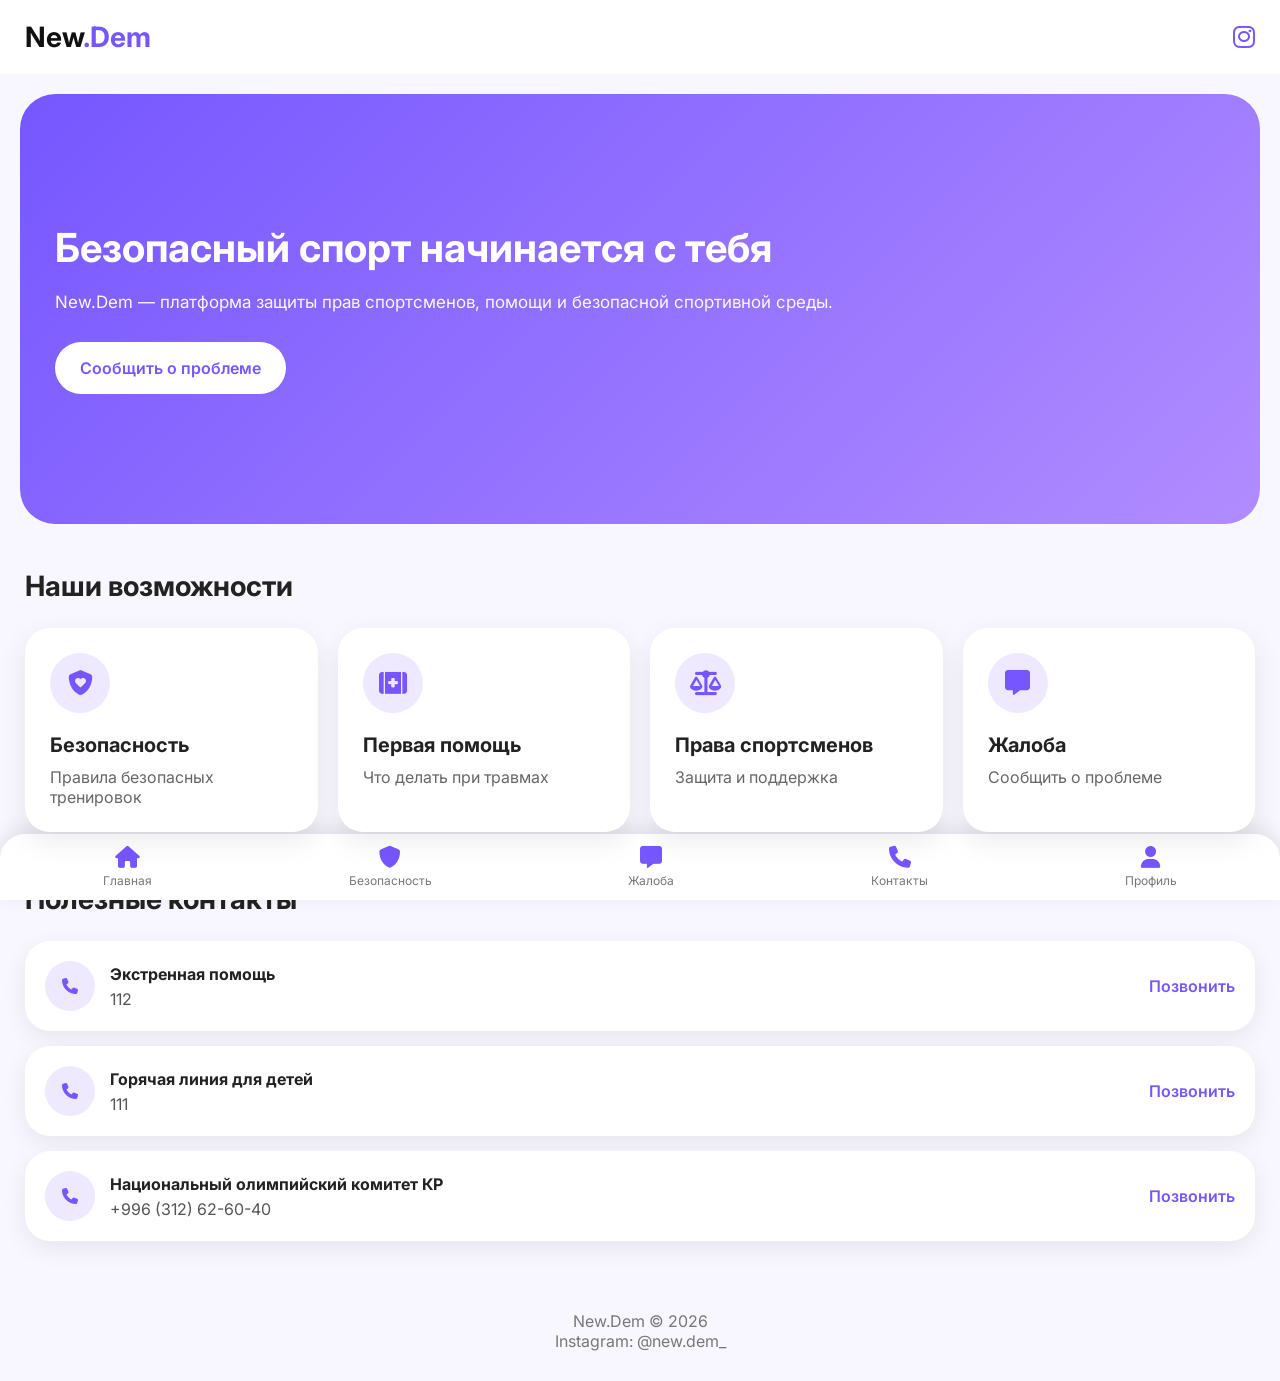
<file: index.html>
<!DOCTYPE html>
<html lang="ru">
<head<head <link rel="manifest" href="manifest.json">
<meta charset="UTF-8">
<meta name="viewport" content="width=device-width, initial-scale=1.0">

<title>New.Dem — Safe Sport</title>

<link rel="stylesheet" href="style.css">

<link rel="preconnect" href="https://fonts.googleapis.com">
<link href="https://fonts.googleapis.com/css2?family=Inter:wght@400;500;600;700&display=swap" rel="stylesheet">

<link rel="stylesheet"
href="https://cdnjs.cloudflare.com/ajax/libs/font-awesome/6.5.2/css/all.min.css">

</head>
<nav class="bottom-menu">

<a href="index.html">
<i class="fa-solid fa-house"></i>
<span>Главная</span>
</a>

<a href="pages/safety.html">
<i class="fa-solid fa-shield"></i>
<span>Безопасность</span>
</a>

<a href="pages/report.html">
<i class="fa-solid fa-message"></i>
<span>Жалоба</span>
</a>

<a href="pages/contacts.html">
<i class="fa-solid fa-phone"></i>
<span>Контакты</span>
</a>

<a href="pages/profile.html">
<i class="fa-solid fa-user"></i>
<span>Профиль</span>
</a>

</nav>
<body>

<header>

<div class="logo">
New<span>.Dem</span>
</div>

<a href="https://instagram.com/new.dem_" target="_blank">
<i class="fa-brands fa-instagram"></i>
</a>

</header>


<section class="hero">

<div class="hero-content">

<h1>
Безопасный спорт начинается с тебя
</h1>

<p>
New.Dem — платформа защиты прав спортсменов,
помощи и безопасной спортивной среды.
</p>


<a href="report.html" class="main-btn">
Сообщить о проблеме
</a>


</div>

</section>



<section class="services">

<h2>
Наши возможности
</h2>


<div class="cards">


<div class="card">

<div class="circle">
<i class="fa-solid fa-shield-heart"></i>
</div>

<h3>
Безопасность
</h3>

<p>
Правила безопасных тренировок
</p>

</div>



<div class="card">

<div class="circle">
<i class="fa-solid fa-kit-medical"></i>
</div>

<h3>
Первая помощь
</h3>

<p>
Что делать при травмах
</p>

</div>




<div class="card">

<div class="circle">
<i class="fa-solid fa-scale-balanced"></i>
</div>

<h3>
Права спортсменов
</h3>

<p>
Защита и поддержка
</p>

</div>




<div class="card">

<div class="circle">
<i class="fa-solid fa-message"></i>
</div>

<h3>
Жалоба
</h3>

<p>
Сообщить о проблеме
</p>

</div>


</div>

</section>




<section class="contacts">

<h2>
Полезные контакты
</h2>


<div class="contact-card">

<i class="fa-solid fa-phone"></i>

<div>
<h3>
Экстренная помощь
</h3>

<p>
112
</p>
</div>


<a href="tel:112">
Позвонить
</a>

</div>




<div class="contact-card">

<i class="fa-solid fa-phone"></i>

<div>

<h3>
Горячая линия для детей
</h3>

<p>
111
</p>

</div>

<a href="tel:111">
Позвонить
</a>

</div>




<div class="contact-card">

<i class="fa-solid fa-phone"></i>

<div>

<h3>
Национальный олимпийский комитет КР
</h3>

<p>
+996 (312) 62-60-40
</p>

</div>


<a href="tel:+996312626040">
Позвонить
</a>

</div>



</section>




<footer>

<p>
New.Dem © 2026
</p>

<p>
Instagram: @new.dem_
</p>


</footer>



<script src="script.js"></script>

</body>
</html>
</file>
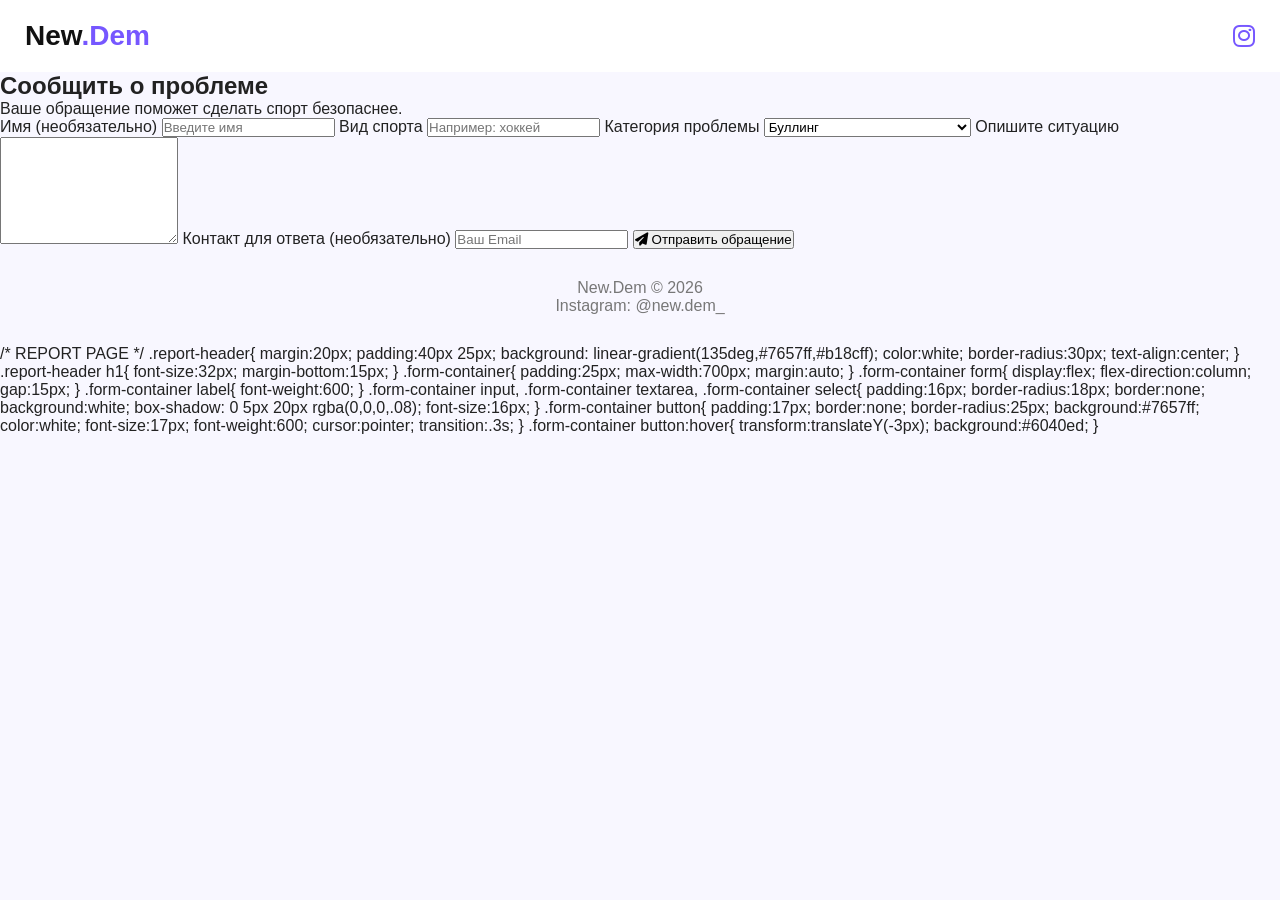
<file: report.html>
<!DOCTYPE html>
<html lang="ru">

<head>

<meta charset="UTF-8">
<meta name="viewport" content="width=device-width, initial-scale=1.0">

<title>Сообщить о проблеме | New.Dem</title>

<link rel="stylesheet" href="../style.css">

<link rel="stylesheet"
href="https://cdnjs.cloudflare.com/ajax/libs/font-awesome/6.5.2/css/all.min.css">

</head>


<body>


<header>

<div class="logo">
New<span>.Dem</span>
</div>

<a href="https://instagram.com/new.dem_" target="_blank">
<i class="fa-brands fa-instagram"></i>
</a>

</header>



<section class="report-header">

<h1>
Сообщить о проблеме
</h1>

<p>
Ваше обращение поможет сделать спорт безопаснее.
</p>

</section>




<section class="form-container">


<form action="https://formspree.io/f/mvzepjow"
method="POST">


<label>
Имя (необязательно)
</label>

<input 
type="text"
name="name"
placeholder="Введите имя">



<label>
Вид спорта
</label>

<input 
type="text"
name="sport"
placeholder="Например: хоккей">



<label>
Категория проблемы
</label>


<select name="category">


<option>
Буллинг
</option>


<option>
Насилие
</option>


<option>
Дискриминация
</option>


<option>
Опасные условия тренировок
</option>


<option>
Психологическое давление
</option>


<option>
Другое
</option>


</select>



<label>
Опишите ситуацию
</label>


<textarea

name="message"

placeholder="Напишите, что произошло..."

rows="7"

required>

</textarea>



<label>
Контакт для ответа (необязательно)
</label>


<input

type="email"

name="email"

placeholder="Ваш Email">



<button type="submit">

<i class="fa-solid fa-paper-plane"></i>

Отправить обращение

</button>



</form>


</section>




<footer>

<p>
New.Dem © 2026
</p>

<p>
Instagram: @new.dem_
</p>

</footer>



</body>

</html>
/* REPORT PAGE */


.report-header{

margin:20px;

padding:40px 25px;

background:
linear-gradient(135deg,#7657ff,#b18cff);

color:white;

border-radius:30px;

text-align:center;

}



.report-header h1{

font-size:32px;

margin-bottom:15px;

}



.form-container{

padding:25px;

max-width:700px;

margin:auto;

}



.form-container form{

display:flex;

flex-direction:column;

gap:15px;

}



.form-container label{

font-weight:600;

}



.form-container input,
.form-container textarea,
.form-container select{


padding:16px;

border-radius:18px;

border:none;

background:white;

box-shadow:
0 5px 20px rgba(0,0,0,.08);

font-size:16px;

}



.form-container button{


padding:17px;

border:none;

border-radius:25px;

background:#7657ff;

color:white;

font-size:17px;

font-weight:600;

cursor:pointer;

transition:.3s;


}



.form-container button:hover{

transform:translateY(-3px);

background:#6040ed;

}
</file>
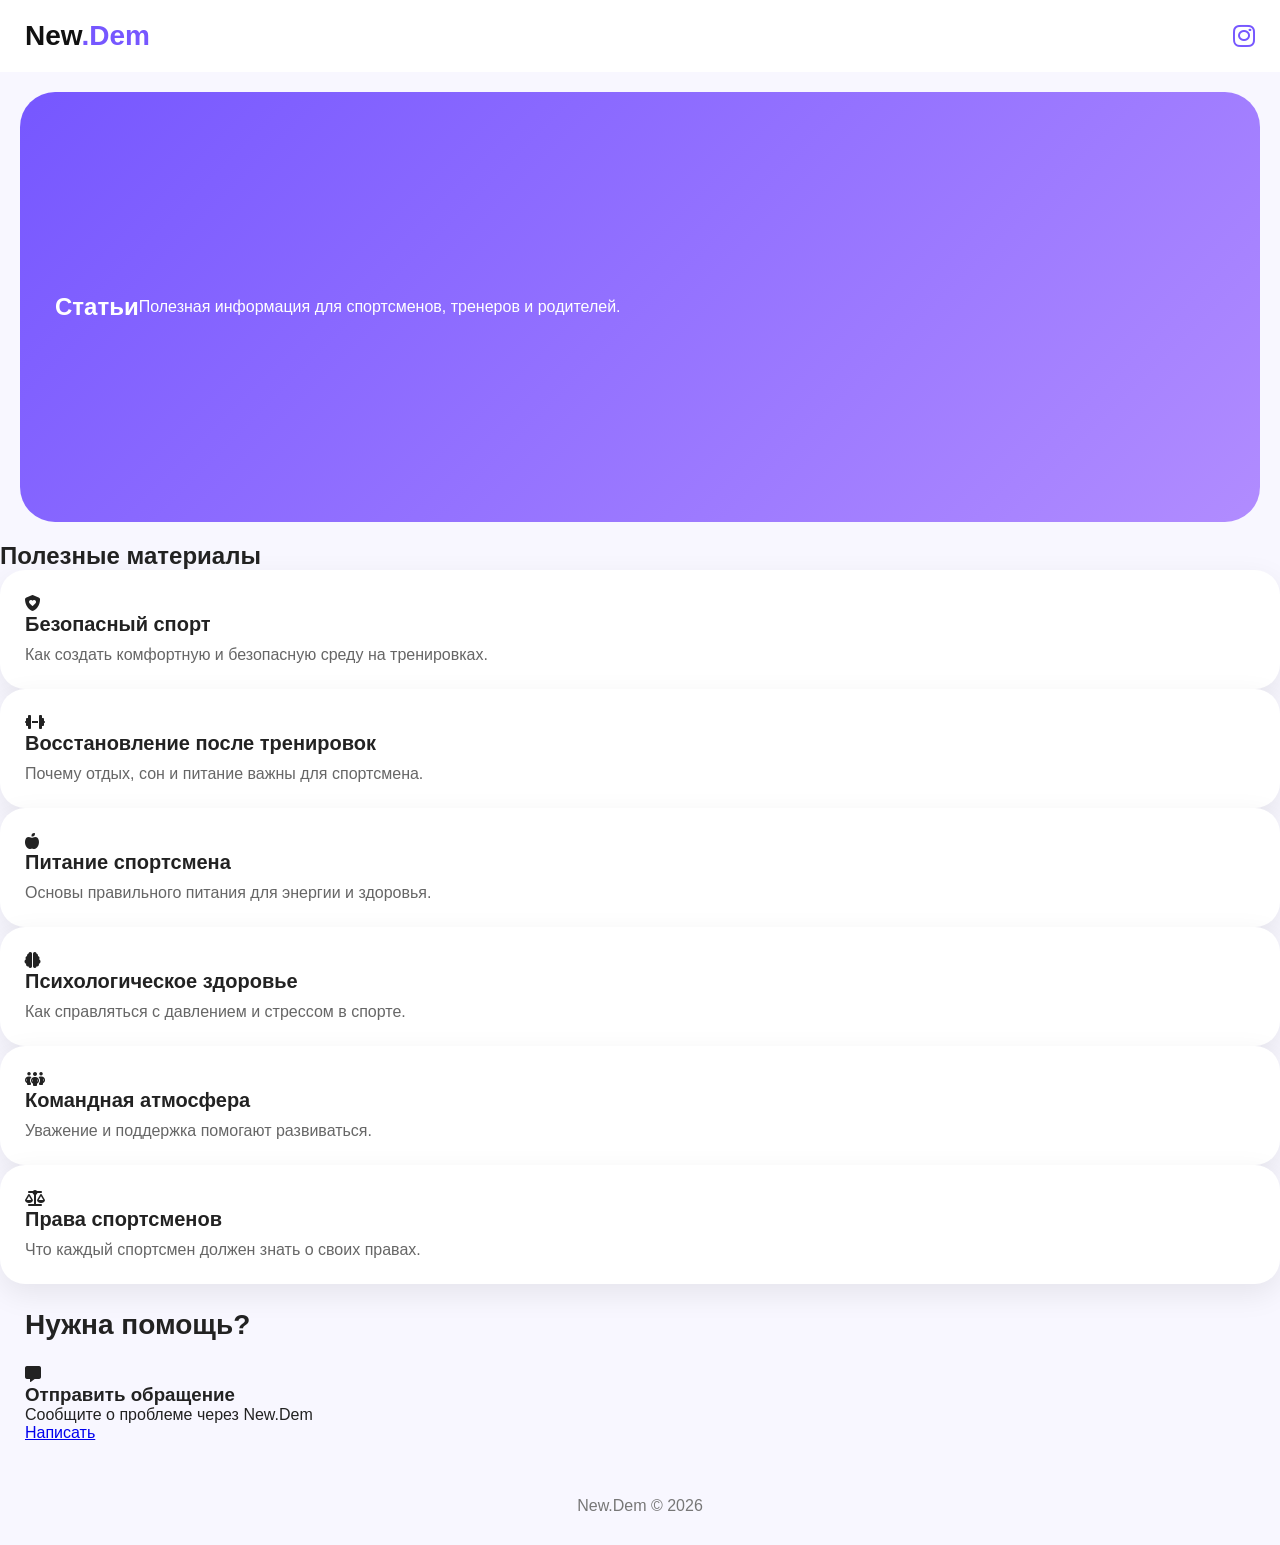
<file: pages/articles.html>
<!DOCTYPE html>
<html lang="ru">

<head>

<meta charset="UTF-8">
<meta name="viewport" content="width=device-width, initial-scale=1.0">

<title>Статьи | New.Dem</title>

<link rel="stylesheet" href="../style.css">

<link rel="stylesheet"
href="https://cdnjs.cloudflare.com/ajax/libs/font-awesome/6.5.2/css/all.min.css">

</head>


<body>


<header class="header">

<div class="logo">
New<span>.Dem</span>
</div>


<a href="https://instagram.com/new.dem_" target="_blank">
<i class="fa-brands fa-instagram"></i>
</a>

</header>




<section class="hero">

<h1>
Статьи
</h1>

<p>
Полезная информация для спортсменов, тренеров и родителей.
</p>

</section>





<section class="section">


<h2>
Полезные материалы
</h2>



<div class="grid">



<div class="card">

<i class="fa-solid fa-shield-heart"></i>


<h3>
Безопасный спорт
</h3>


<p>
Как создать комфортную и безопасную среду на тренировках.
</p>


</div>





<div class="card">

<i class="fa-solid fa-dumbbell"></i>


<h3>
Восстановление после тренировок
</h3>


<p>
Почему отдых, сон и питание важны для спортсмена.
</p>


</div>





<div class="card">

<i class="fa-solid fa-apple-whole"></i>


<h3>
Питание спортсмена
</h3>


<p>
Основы правильного питания для энергии и здоровья.
</p>


</div>





<div class="card">

<i class="fa-solid fa-brain"></i>


<h3>
Психологическое здоровье
</h3>


<p>
Как справляться с давлением и стрессом в спорте.
</p>


</div>





<div class="card">

<i class="fa-solid fa-people-group"></i>


<h3>
Командная атмосфера
</h3>


<p>
Уважение и поддержка помогают развиваться.
</p>


</div>





<div class="card">

<i class="fa-solid fa-scale-balanced"></i>


<h3>
Права спортсменов
</h3>


<p>
Что каждый спортсмен должен знать о своих правах.
</p>


</div>



</div>


</section>





<section class="contacts">


<h2>
Нужна помощь?
</h2>


<div class="contact-box">


<i class="fa-solid fa-message"></i>


<div>

<h3>
Отправить обращение
</h3>

<p>
Сообщите о проблеме через New.Dem
</p>


</div>


<a href="report.html">
Написать
</a>


</div>


</section>





<footer>

<p>
New.Dem © 2026
</p>


</footer>



</body>

</html>
</file>
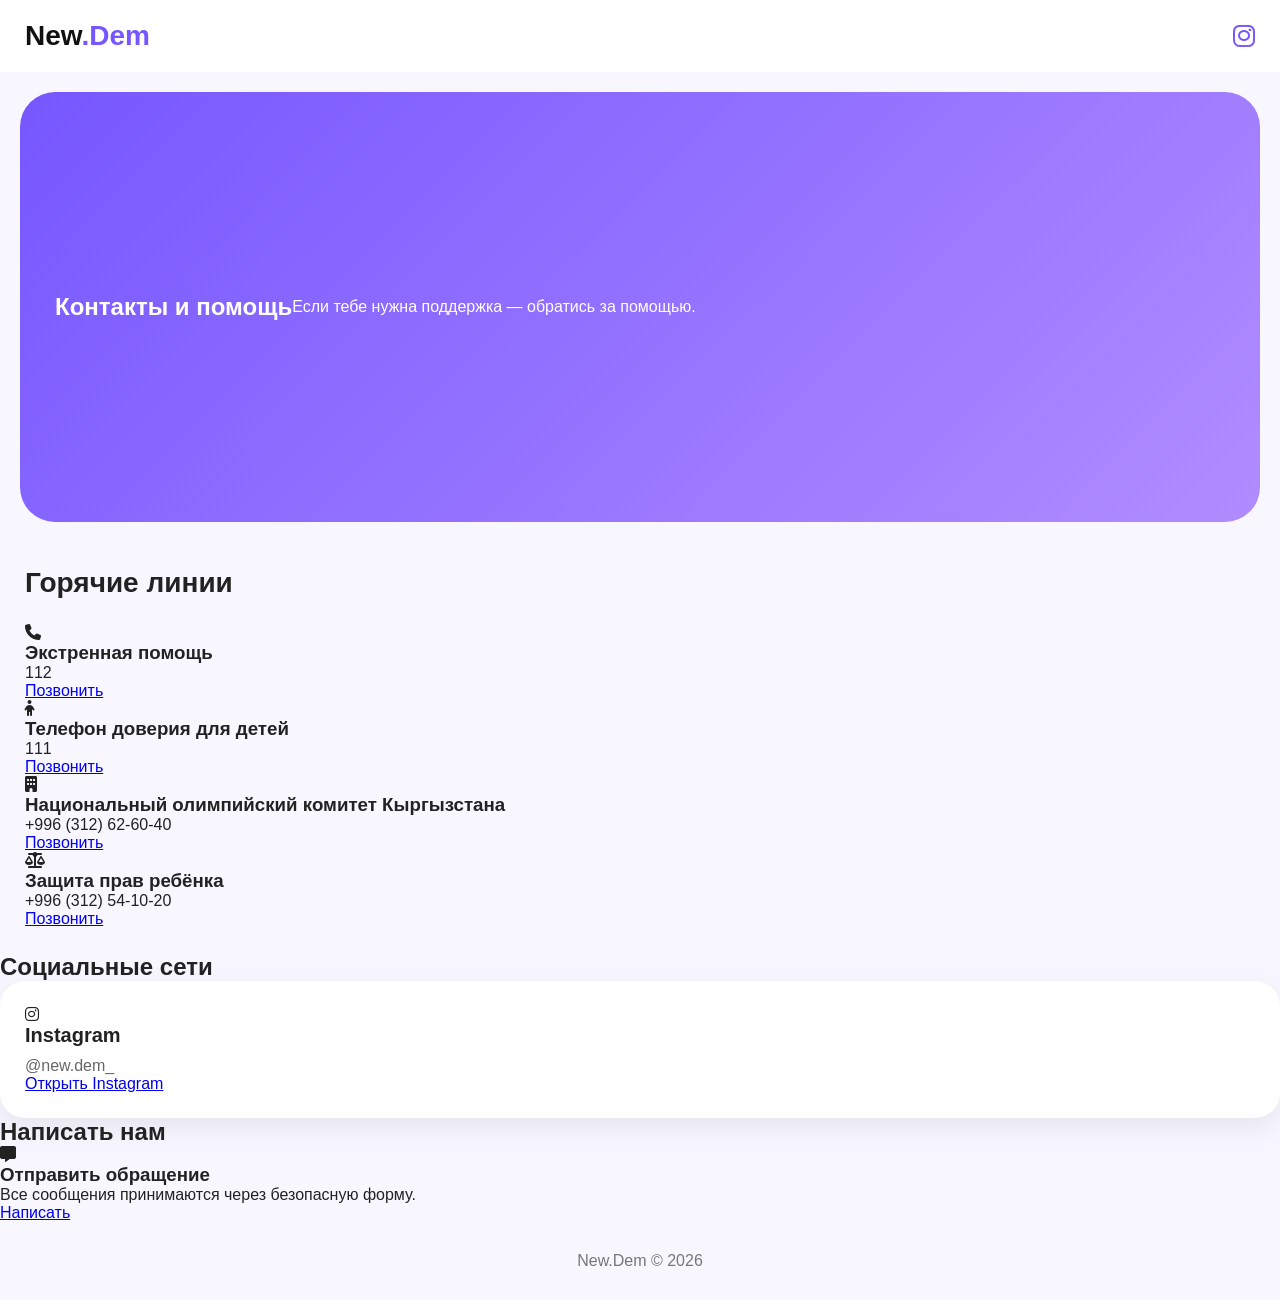
<file: pages/contacts.html>
<!DOCTYPE html>
<html lang="ru">

<head>

<meta charset="UTF-8">
<meta name="viewport" content="width=device-width, initial-scale=1.0">

<title>Контакты | New.Dem</title>

<link rel="stylesheet" href="../style.css">

<link rel="stylesheet"
href="https://cdnjs.cloudflare.com/ajax/libs/font-awesome/6.5.2/css/all.min.css">

</head>


<body>


<header class="header">

<div class="logo">
New<span>.Dem</span>
</div>


<a href="https://instagram.com/new.dem_" target="_blank">
<i class="fa-brands fa-instagram"></i>
</a>


</header>




<section class="hero">

<h1>
Контакты и помощь
</h1>

<p>
Если тебе нужна поддержка — обратись за помощью.
</p>

</section>





<section class="contacts">


<h2>
Горячие линии
</h2>




<div class="contact-box">

<i class="fa-solid fa-phone"></i>

<div>

<h3>
Экстренная помощь
</h3>

<p>
112
</p>

</div>


<a href="tel:112">
Позвонить
</a>

</div>





<div class="contact-box">

<i class="fa-solid fa-child"></i>

<div>

<h3>
Телефон доверия для детей
</h3>

<p>
111
</p>

</div>


<a href="tel:111">
Позвонить
</a>

</div>





<div class="contact-box">

<i class="fa-solid fa-building"></i>

<div>

<h3>
Национальный олимпийский комитет Кыргызстана
</h3>

<p>
+996 (312) 62-60-40
</p>

</div>


<a href="tel:+996312626040">
Позвонить
</a>


</div>





<div class="contact-box">

<i class="fa-solid fa-scale-balanced"></i>

<div>

<h3>
Защита прав ребёнка
</h3>

<p>
+996 (312) 54-10-20
</p>

</div>


<a href="tel:+996312541020">
Позвонить
</a>


</div>





</section>





<section class="section">


<h2>
Социальные сети
</h2>



<div class="card">


<i class="fa-brands fa-instagram"></i>


<h3>
Instagram
</h3>


<p>
@new.dem_
</p>


<a class="btn"
href="https://instagram.com/new.dem_"
target="_blank">

Открыть Instagram

</a>


</div>


</section>





<section class="section">


<h2>
Написать нам
</h2>



<div class="contact-box">


<i class="fa-solid fa-message"></i>


<div>

<h3>
Отправить обращение
</h3>


<p>
Все сообщения принимаются через безопасную форму.
</p>


</div>



<a href="report.html">
Написать
</a>



</div>


</section>






<footer>

<p>
New.Dem © 2026
</p>

</footer>



</body>

</html>
</file>
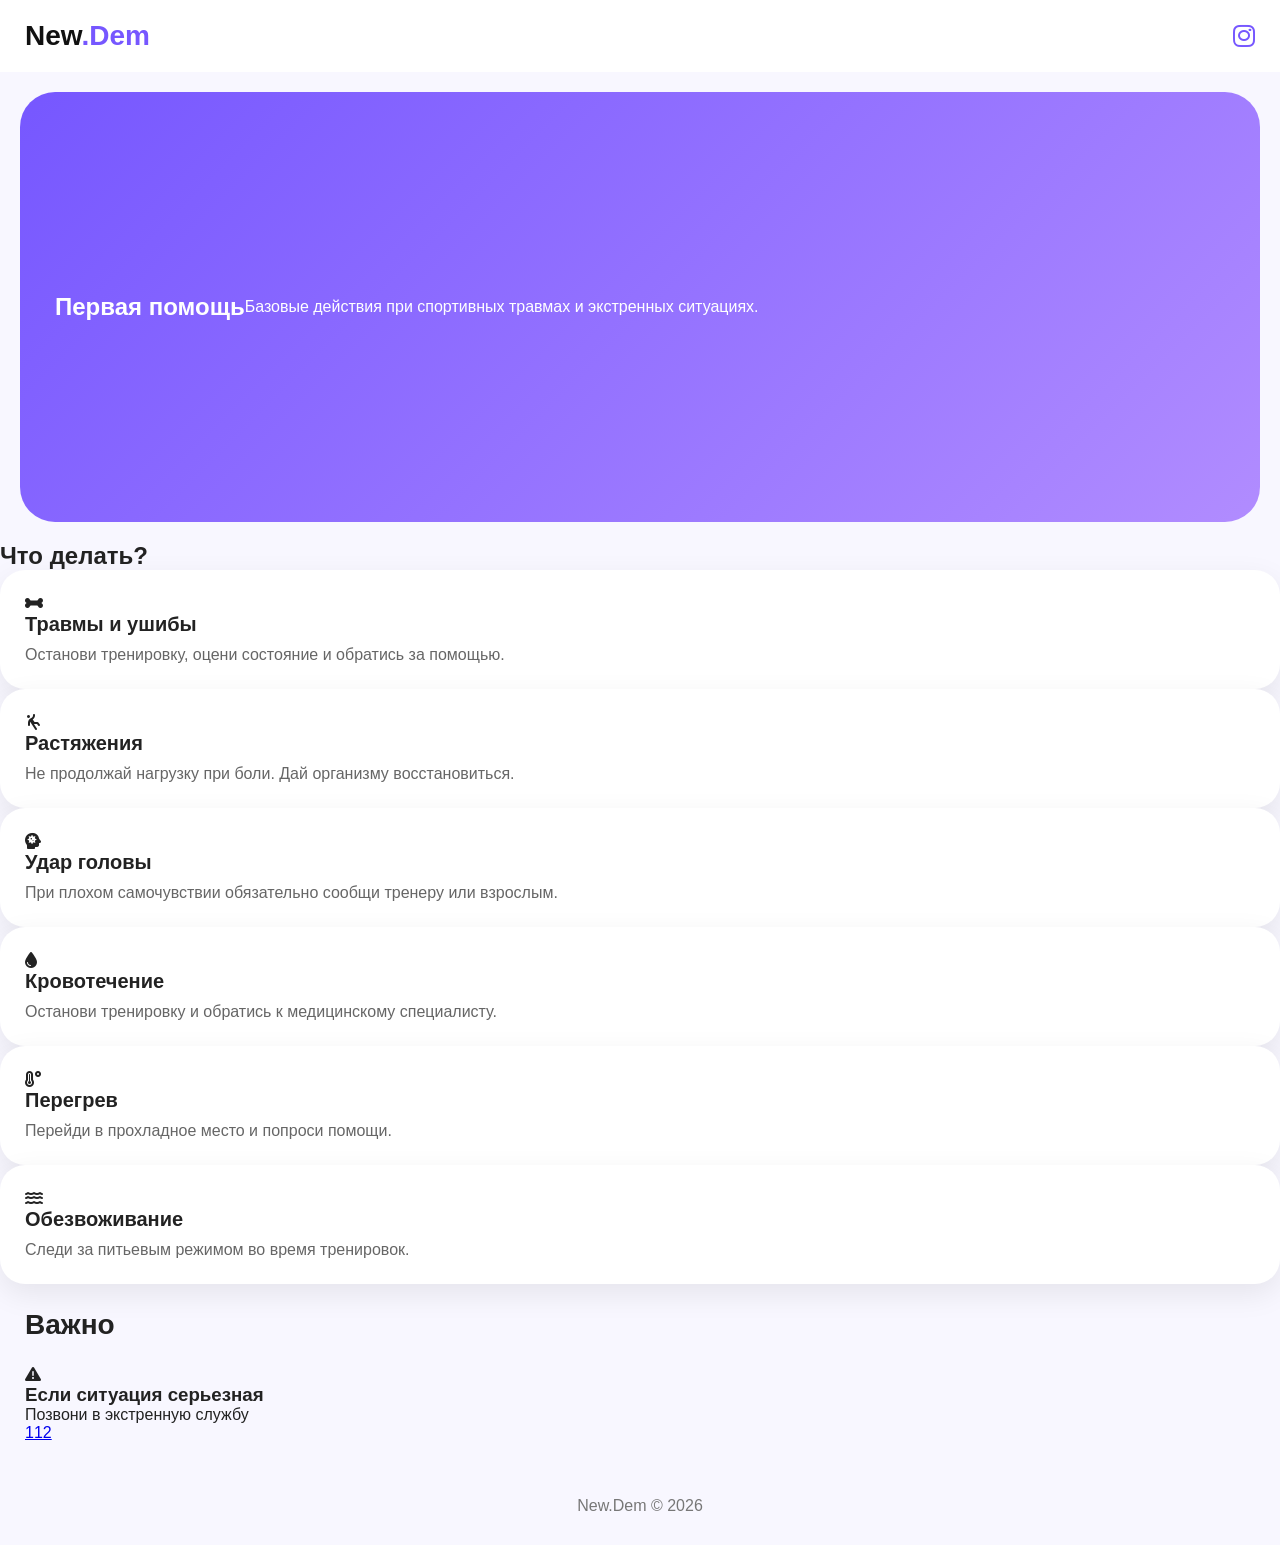
<file: pages/firstaid.html>
<!DOCTYPE html>
<html lang="ru">

<head>

<meta charset="UTF-8">
<meta name="viewport" content="width=device-width, initial-scale=1.0">

<title>Первая помощь | New.Dem</title>

<link rel="stylesheet" href="../style.css">

<link rel="stylesheet"
href="https://cdnjs.cloudflare.com/ajax/libs/font-awesome/6.5.2/css/all.min.css">

</head>


<body>


<header class="header">

<div class="logo">
New<span>.Dem</span>
</div>

<a href="https://instagram.com/new.dem_" target="_blank">
<i class="fa-brands fa-instagram"></i>
</a>

</header>



<section class="hero">

<h1>
Первая помощь
</h1>

<p>
Базовые действия при спортивных травмах и экстренных ситуациях.
</p>

</section>




<section class="section">

<h2>
Что делать?
</h2>


<div class="grid">



<div class="card">

<i class="fa-solid fa-bone"></i>

<h3>
Травмы и ушибы
</h3>

<p>
Останови тренировку, оцени состояние и обратись за помощью.
</p>

</div>



<div class="card">

<i class="fa-solid fa-person-falling"></i>

<h3>
Растяжения
</h3>

<p>
Не продолжай нагрузку при боли. Дай организму восстановиться.
</p>

</div>



<div class="card">

<i class="fa-solid fa-head-side-virus"></i>

<h3>
Удар головы
</h3>

<p>
При плохом самочувствии обязательно сообщи тренеру или взрослым.
</p>

</div>



<div class="card">

<i class="fa-solid fa-droplet"></i>

<h3>
Кровотечение
</h3>

<p>
Останови тренировку и обратись к медицинскому специалисту.
</p>

</div>



<div class="card">

<i class="fa-solid fa-temperature-high"></i>

<h3>
Перегрев
</h3>

<p>
Перейди в прохладное место и попроси помощи.
</p>

</div>



<div class="card">

<i class="fa-solid fa-water"></i>

<h3>
Обезвоживание
</h3>

<p>
Следи за питьевым режимом во время тренировок.
</p>

</div>



</div>

</section>




<section class="contacts">

<h2>
Важно
</h2>


<div class="contact-box">

<i class="fa-solid fa-triangle-exclamation"></i>

<div>

<h3>
Если ситуация серьезная
</h3>

<p>
Позвони в экстренную службу
</p>

</div>


<a href="tel:112">
112
</a>


</div>


</section>




<footer>

<p>
New.Dem © 2026
</p>

</footer>


</body>

</html>
</file>
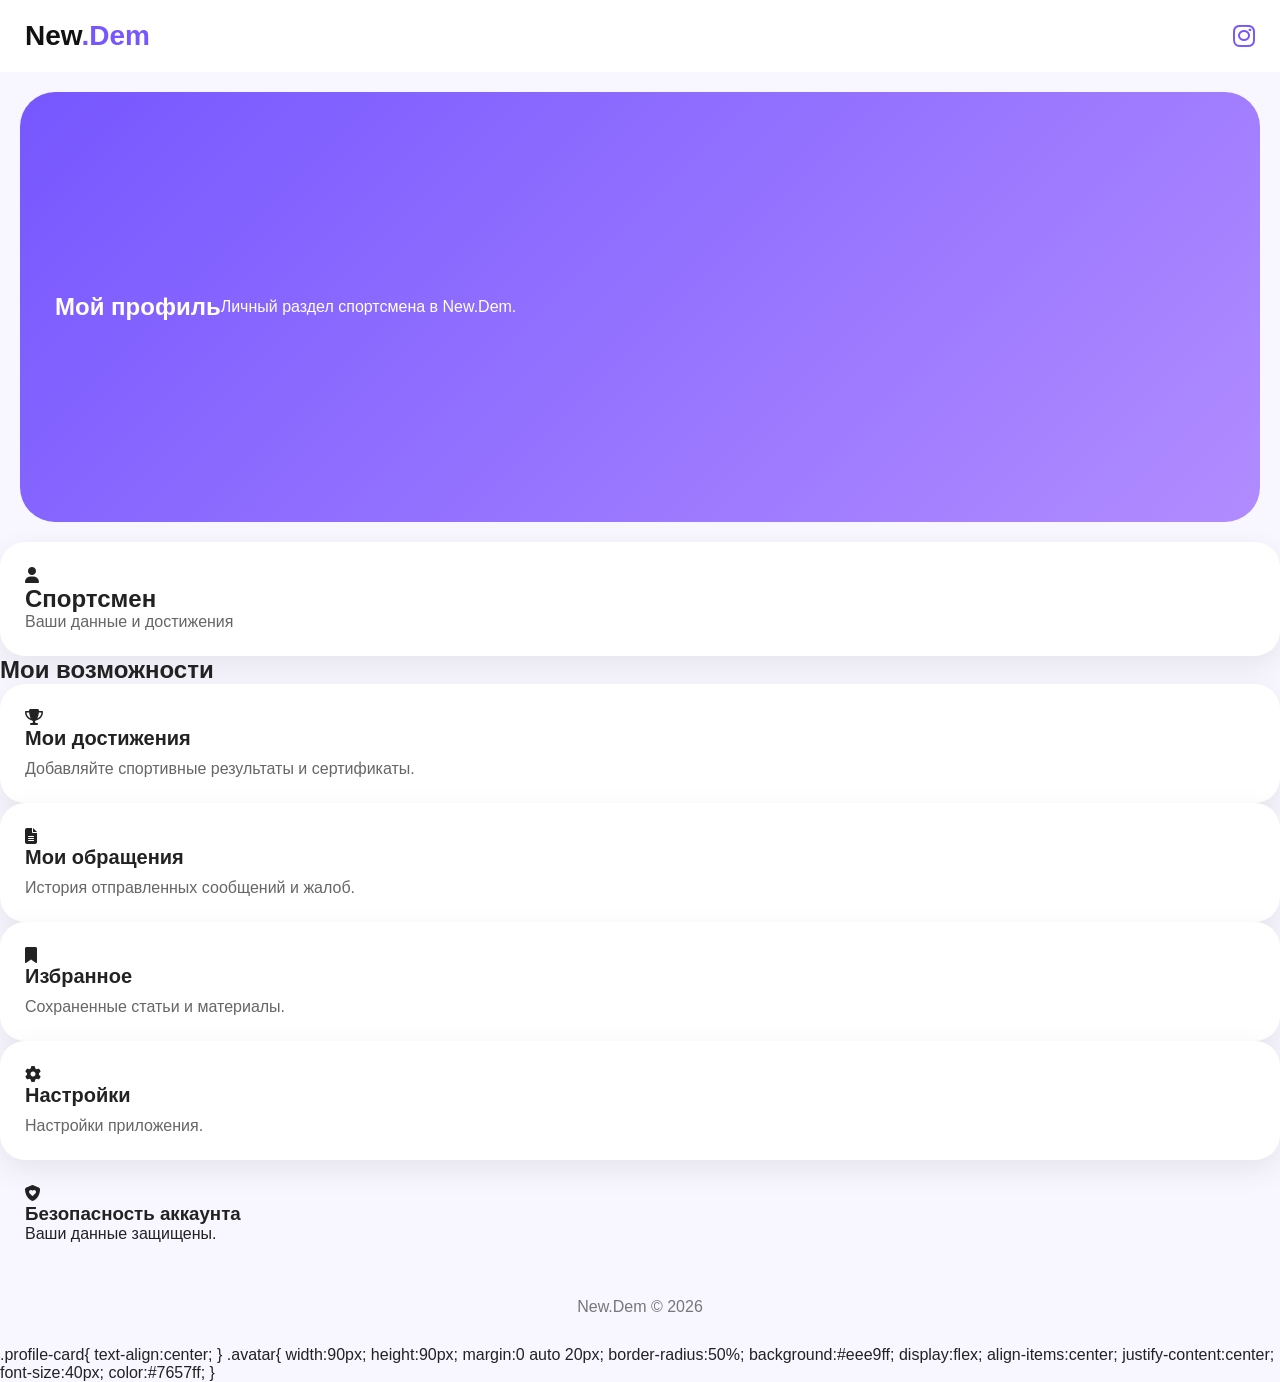
<file: pages/profile.html>
<!DOCTYPE html>
<html lang="ru">

<head>

<meta charset="UTF-8">
<meta name="viewport" content="width=device-width, initial-scale=1.0">

<title>Профиль | New.Dem</title>

<link rel="stylesheet" href="../style.css">

<link rel="stylesheet"
href="https://cdnjs.cloudflare.com/ajax/libs/font-awesome/6.5.2/css/all.min.css">

</head>


<body>


<header class="header">

<div class="logo">
New<span>.Dem</span>
</div>


<a href="https://instagram.com/new.dem_" target="_blank">
<i class="fa-brands fa-instagram"></i>
</a>

</header>




<section class="hero">

<h1>
Мой профиль
</h1>

<p>
Личный раздел спортсмена в New.Dem.
</p>

</section>





<section class="section">


<div class="card profile-card">


<div class="avatar">

<i class="fa-solid fa-user"></i>

</div>



<h2>
Спортсмен
</h2>


<p>
Ваши данные и достижения
</p>


</div>



</section>






<section class="section">


<h2>
Мои возможности
</h2>



<div class="grid">



<div class="card">

<i class="fa-solid fa-trophy"></i>

<h3>
Мои достижения
</h3>

<p>
Добавляйте спортивные результаты и сертификаты.
</p>

</div>




<div class="card">

<i class="fa-solid fa-file-lines"></i>

<h3>
Мои обращения
</h3>

<p>
История отправленных сообщений и жалоб.
</p>

</div>




<div class="card">

<i class="fa-solid fa-bookmark"></i>

<h3>
Избранное
</h3>

<p>
Сохраненные статьи и материалы.
</p>

</div>




<div class="card">

<i class="fa-solid fa-gear"></i>

<h3>
Настройки
</h3>

<p>
Настройки приложения.
</p>

</div>



</div>


</section>






<section class="contacts">


<div class="contact-box">

<i class="fa-solid fa-shield-heart"></i>


<div>

<h3>
Безопасность аккаунта
</h3>

<p>
Ваши данные защищены.
</p>


</div>


</div>


</section>





<footer>

<p>
New.Dem © 2026
</p>

</footer>



</body>

</html>
.profile-card{

text-align:center;

}


.avatar{

width:90px;
height:90px;

margin:0 auto 20px;

border-radius:50%;

background:#eee9ff;

display:flex;

align-items:center;
justify-content:center;

font-size:40px;

color:#7657ff;

}
</file>
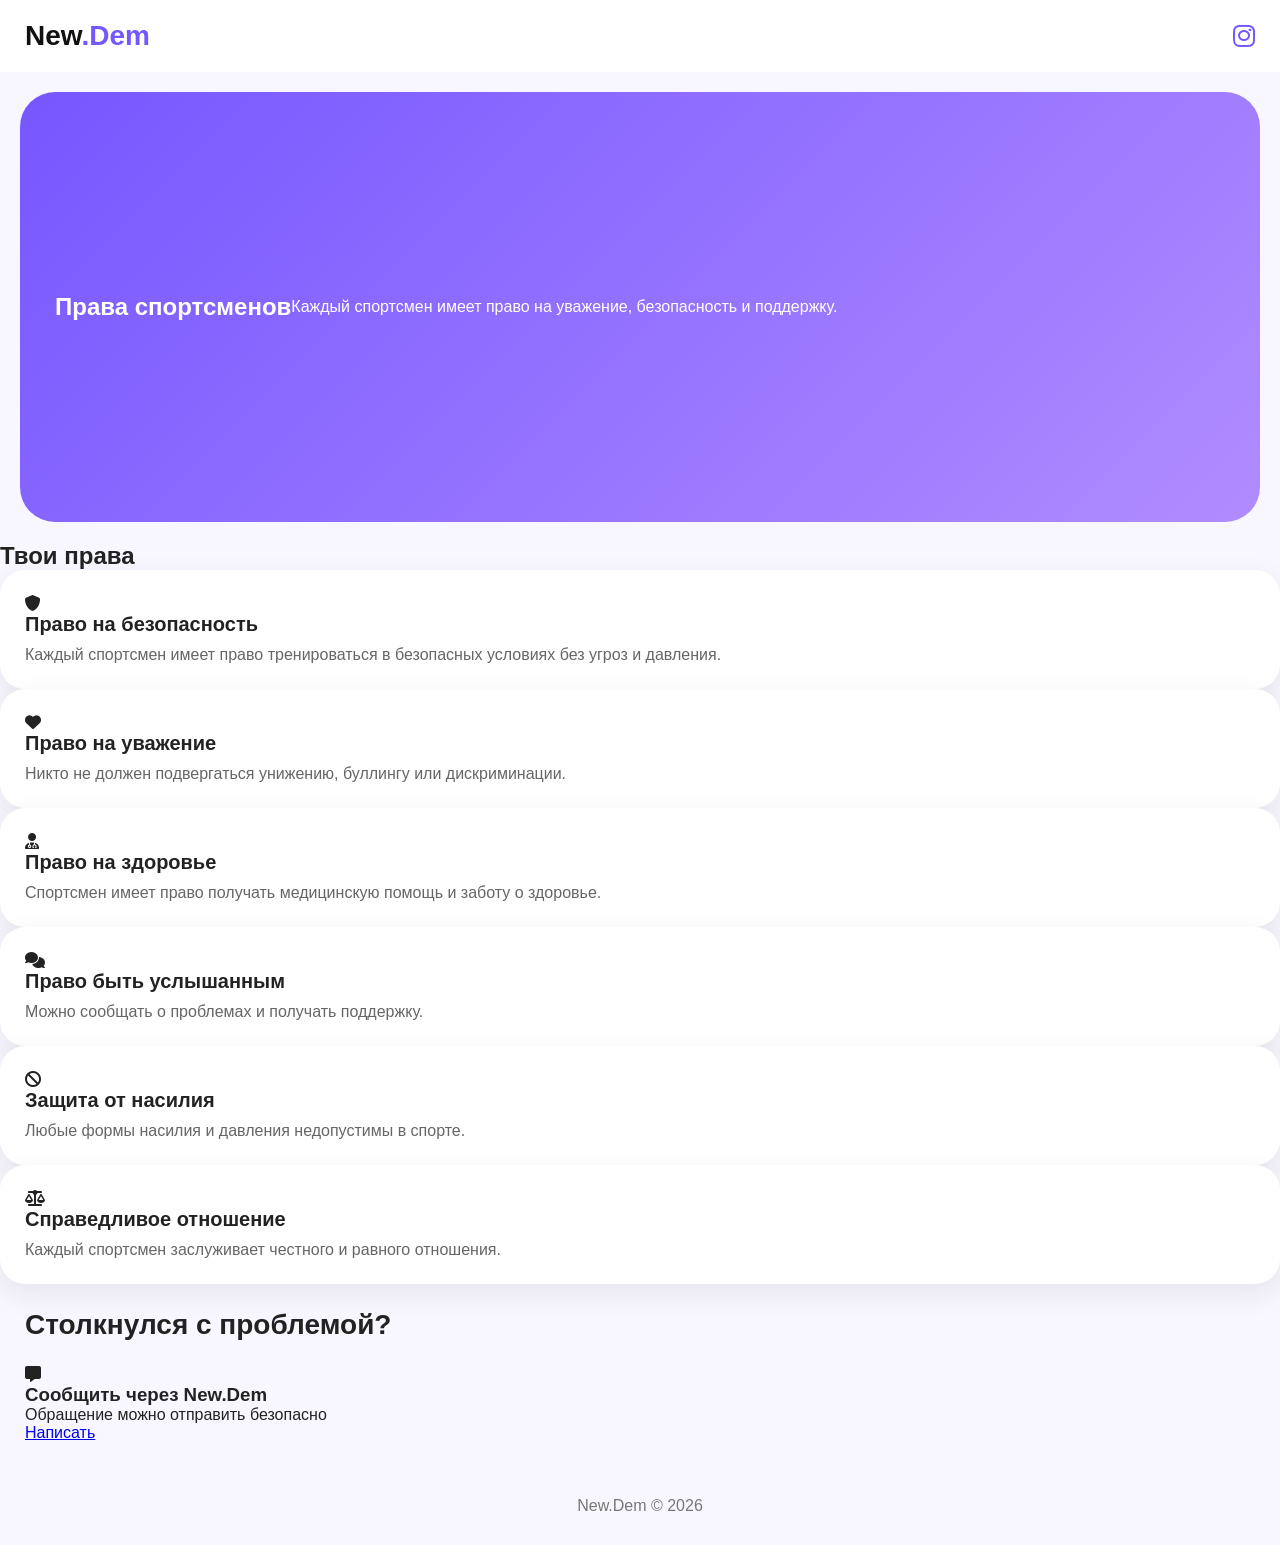
<file: pages/rights.html>
<!DOCTYPE html>
<html lang="ru">

<head>

<meta charset="UTF-8">
<meta name="viewport" content="width=device-width, initial-scale=1.0">

<title>Права спортсменов | New.Dem</title>

<link rel="stylesheet" href="../style.css">

<link rel="stylesheet"
href="https://cdnjs.cloudflare.com/ajax/libs/font-awesome/6.5.2/css/all.min.css">

</head>


<body>


<header class="header">

<div class="logo">
New<span>.Dem</span>
</div>


<a href="https://instagram.com/new.dem_" target="_blank">
<i class="fa-brands fa-instagram"></i>
</a>


</header>




<section class="hero">

<h1>
Права спортсменов
</h1>

<p>
Каждый спортсмен имеет право на уважение, безопасность и поддержку.
</p>


</section>




<section class="section">


<h2>
Твои права
</h2>



<div class="grid">



<div class="card">

<i class="fa-solid fa-shield"></i>

<h3>
Право на безопасность
</h3>

<p>
Каждый спортсмен имеет право тренироваться в безопасных условиях без угроз и давления.
</p>

</div>




<div class="card">

<i class="fa-solid fa-heart"></i>

<h3>
Право на уважение
</h3>

<p>
Никто не должен подвергаться унижению, буллингу или дискриминации.
</p>

</div>





<div class="card">

<i class="fa-solid fa-user-doctor"></i>

<h3>
Право на здоровье
</h3>

<p>
Спортсмен имеет право получать медицинскую помощь и заботу о здоровье.
</p>

</div>





<div class="card">

<i class="fa-solid fa-comments"></i>

<h3>
Право быть услышанным
</h3>

<p>
Можно сообщать о проблемах и получать поддержку.
</p>

</div>





<div class="card">

<i class="fa-solid fa-ban"></i>

<h3>
Защита от насилия
</h3>

<p>
Любые формы насилия и давления недопустимы в спорте.
</p>

</div>





<div class="card">

<i class="fa-solid fa-scale-balanced"></i>

<h3>
Справедливое отношение
</h3>

<p>
Каждый спортсмен заслуживает честного и равного отношения.
</p>

</div>



</div>


</section>





<section class="contacts">


<h2>
Столкнулся с проблемой?
</h2>


<div class="contact-box">


<i class="fa-solid fa-message"></i>


<div>

<h3>
Сообщить через New.Dem
</h3>

<p>
Обращение можно отправить безопасно
</p>

</div>



<a href="report.html">
Написать
</a>


</div>


</section>




<footer>

<p>
New.Dem © 2026
</p>

</footer>



</body>

</html>
</file>
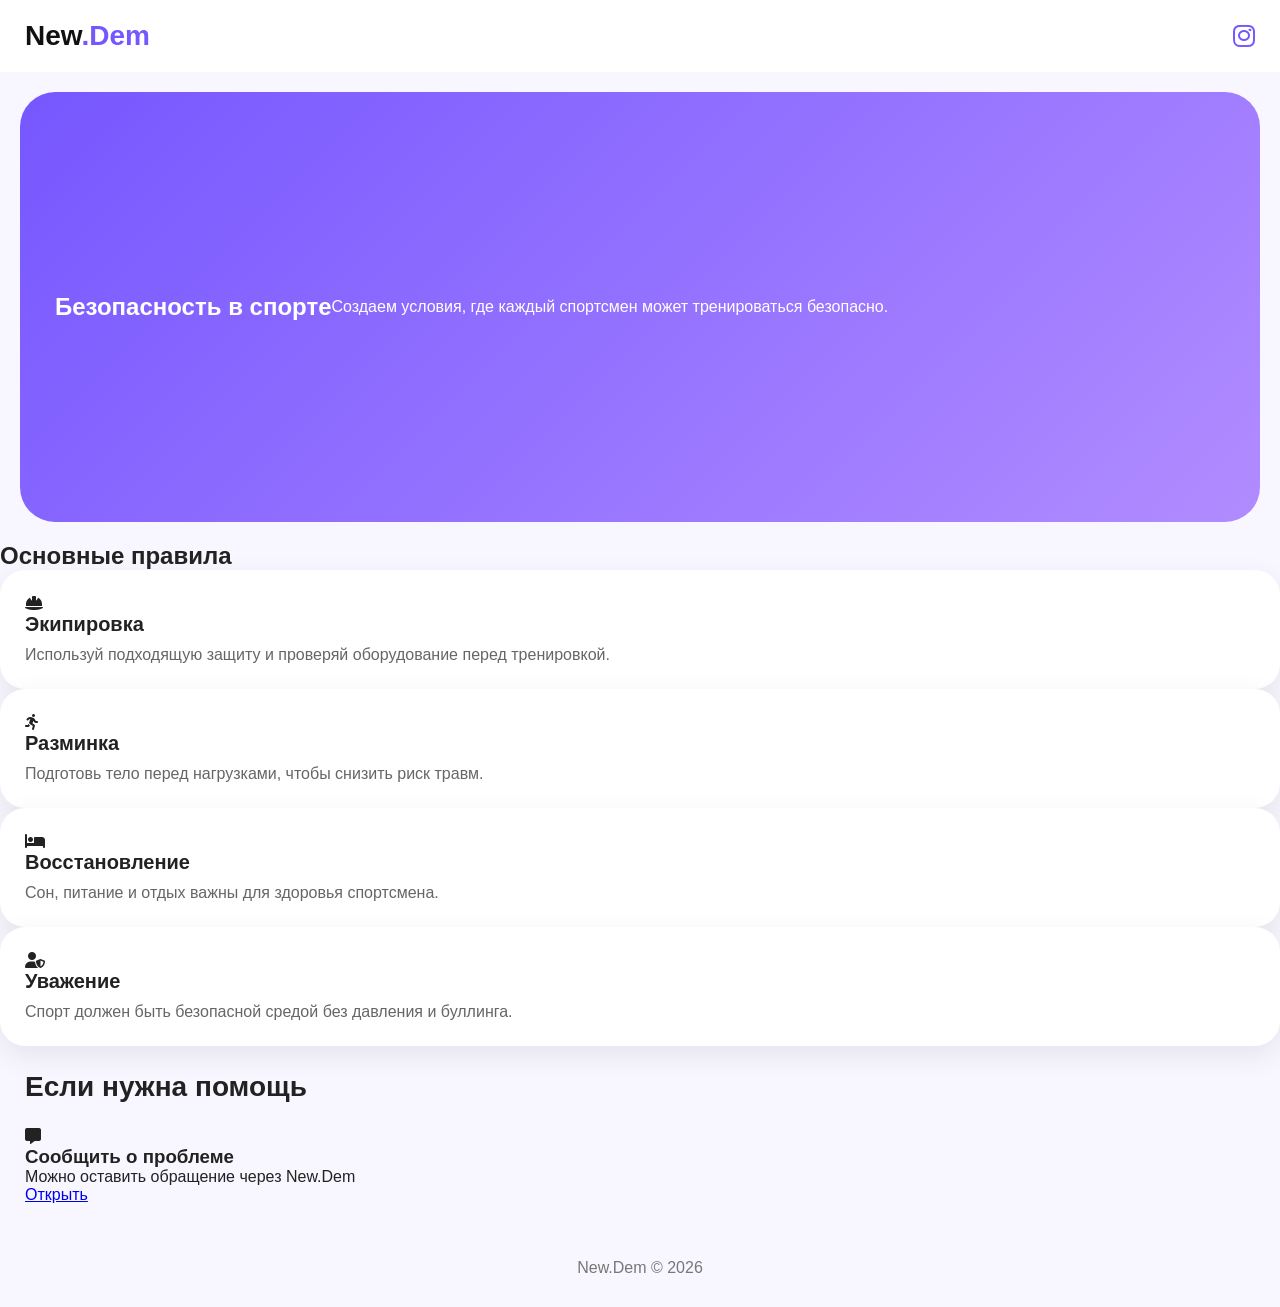
<file: pages/safety.html>
<!DOCTYPE html>
<html lang="ru">

<head>

<meta charset="UTF-8">
<meta name="viewport" content="width=device-width, initial-scale=1.0">

<title>Безопасность | New.Dem</title>

<link rel="stylesheet" href="../style.css">

<link rel="stylesheet"
href="https://cdnjs.cloudflare.com/ajax/libs/font-awesome/6.5.2/css/all.min.css">

</head>


<body>


<header class="header">

<div class="logo">
New<span>.Dem</span>
</div>

<a href="https://instagram.com/new.dem_" target="_blank">
<i class="fa-brands fa-instagram"></i>
</a>

</header>



<section class="hero">

<h1>
Безопасность в спорте
</h1>

<p>
Создаем условия, где каждый спортсмен может тренироваться безопасно.
</p>

</section>



<section class="section">


<h2>
Основные правила
</h2>



<div class="grid">


<div class="card">

<i class="fa-solid fa-helmet-safety"></i>

<h3>
Экипировка
</h3>

<p>
Используй подходящую защиту и проверяй оборудование перед тренировкой.
</p>

</div>



<div class="card">

<i class="fa-solid fa-person-running"></i>

<h3>
Разминка
</h3>

<p>
Подготовь тело перед нагрузками, чтобы снизить риск травм.
</p>

</div>




<div class="card">

<i class="fa-solid fa-bed"></i>

<h3>
Восстановление
</h3>

<p>
Сон, питание и отдых важны для здоровья спортсмена.
</p>

</div>




<div class="card">

<i class="fa-solid fa-user-shield"></i>

<h3>
Уважение
</h3>

<p>
Спорт должен быть безопасной средой без давления и буллинга.
</p>

</div>



</div>


</section>




<section class="contacts">

<h2>
Если нужна помощь
</h2>


<div class="contact-box">

<i class="fa-solid fa-message"></i>

<div>

<h3>
Сообщить о проблеме
</h3>

<p>
Можно оставить обращение через New.Dem
</p>

</div>


<a href="report.html">
Открыть
</a>


</div>


</section>




<footer>

<p>
New.Dem © 2026
</p>

</footer>


</body>

</html>
</file>
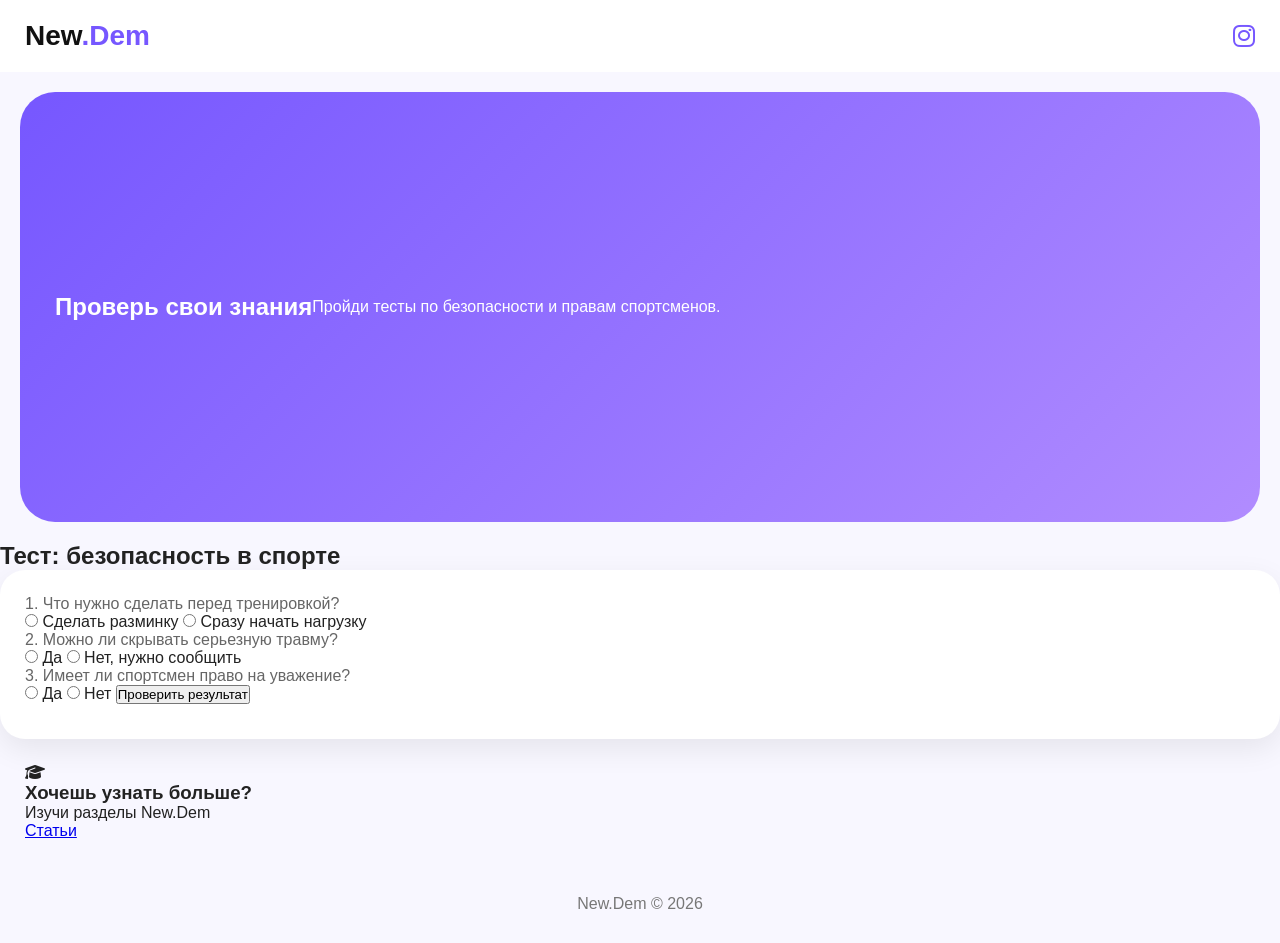
<file: pages/tests.html>
<!DOCTYPE html>
<html lang="ru">

<head>

<meta charset="UTF-8">
<meta name="viewport" content="width=device-width, initial-scale=1.0">

<title>Тесты | New.Dem</title>

<link rel="stylesheet" href="../style.css">

<link rel="stylesheet"
href="https://cdnjs.cloudflare.com/ajax/libs/font-awesome/6.5.2/css/all.min.css">

</head>


<body>


<header class="header">

<div class="logo">
New<span>.Dem</span>
</div>


<a href="https://instagram.com/new.dem_" target="_blank">
<i class="fa-brands fa-instagram"></i>
</a>


</header>




<section class="hero">

<h1>
Проверь свои знания
</h1>

<p>
Пройди тесты по безопасности и правам спортсменов.
</p>

</section>





<section class="section">


<h2>
Тест: безопасность в спорте
</h2>



<div class="quiz card">


<p>
1. Что нужно сделать перед тренировкой?
</p>


<label>
<input type="radio" name="q1" value="1">
Сделать разминку
</label>


<label>
<input type="radio" name="q1" value="0">
Сразу начать нагрузку
</label>



<p>
2. Можно ли скрывать серьезную травму?
</p>


<label>
<input type="radio" name="q2" value="0">
Да
</label>


<label>
<input type="radio" name="q2" value="1">
Нет, нужно сообщить
</label>




<p>
3. Имеет ли спортсмен право на уважение?
</p>


<label>
<input type="radio" name="q3" value="1">
Да
</label>


<label>
<input type="radio" name="q3" value="0">
Нет
</label>



<button onclick="checkQuiz()">

Проверить результат

</button>



<h3 id="result"></h3>


</div>


</section>






<section class="contacts">


<div class="contact-box">


<i class="fa-solid fa-graduation-cap"></i>


<div>

<h3>
Хочешь узнать больше?
</h3>

<p>
Изучи разделы New.Dem
</p>


</div>


<a href="articles.html">
Статьи
</a>


</div>


</section>





<footer>

<p>
New.Dem © 2026
</p>

</footer>





<script>

function checkQuiz(){


let score = 0;


let answers = document.querySelectorAll(
'input[type="radio"]:checked'
);



answers.forEach(item=>{

score += Number(item.value);

});



let result =
document.getElementById("result");



if(score===3){

result.innerHTML =
"🎉 Отлично! Ты хорошо знаешь правила безопасности.";

}

else if(score===2){

result.innerHTML =
"👍 Хороший результат! Можно узнать больше.";

}

else{

result.innerHTML =
"📚 Рекомендуем изучить материалы New.Dem.";

}



}

</script>



</body>

</html>
</file>
<file: style.css>
*{
    margin:0;
    padding:0;
    box-sizing:border-box;
}


body{
    font-family:'Inter',sans-serif;
    background:#f8f7ff;
    color:#222;
}


header{
    width:100%;
    padding:20px 25px;
    display:flex;
    justify-content:space-between;
    align-items:center;
    background:white;
    position:sticky;
    top:0;
    z-index:10;
}


.logo{
    font-size:28px;
    font-weight:700;
    color:#111;
}


.logo span{
    color:#7657ff;
}


header a{
    font-size:25px;
    color:#7657ff;
}




/* HERO */

.hero{

    margin:20px;
    border-radius:35px;
    min-height:430px;

    background:
    linear-gradient(
    135deg,
    #7657ff,
    #b18cff
    );

    display:flex;
    align-items:center;

    padding:35px;

    color:white;

    overflow:hidden;

}



.hero-content h1{

    font-size:40px;
    line-height:1.2;
    margin-bottom:20px;

}


.hero-content p{

    font-size:17px;
    opacity:.95;
    margin-bottom:30px;

}



.main-btn{

    display:inline-block;

    background:white;

    color:#7657ff;

    padding:16px 25px;

    border-radius:30px;

    text-decoration:none;

    font-weight:600;

    transition:.3s;

}


.main-btn:hover{

    transform:translateY(-3px);

}





/* SERVICES */


.services{

    padding:25px;

}


.services h2,
.contacts h2{

    font-size:28px;
    margin-bottom:25px;

}



.cards{

    display:grid;

    grid-template-columns:
    repeat(auto-fit,minmax(230px,1fr));

    gap:20px;

}



.card{

    background:white;

    padding:25px;

    border-radius:25px;

    box-shadow:
    0 10px 30px rgba(0,0,0,.08);

    transition:.3s;

}


.card:hover{

    transform:translateY(-7px);

}



.circle{

    width:60px;
    height:60px;

    background:#eee9ff;

    border-radius:50%;

    display:flex;

    align-items:center;

    justify-content:center;

    color:#7657ff;

    font-size:25px;

    margin-bottom:20px;

}



.card h3{

    margin-bottom:10px;

    font-size:20px;

}


.card p{

    color:#666;

}




/* CONTACTS */


.contacts{

    padding:25px;

}



.contact-card{

    background:white;

    border-radius:25px;

    padding:20px;

    margin-bottom:15px;

    display:flex;

    align-items:center;

    gap:15px;

    box-shadow:
    0 8px 25px rgba(0,0,0,.07);

}



.contact-card i{

    width:50px;
    height:50px;

    background:#eee9ff;

    border-radius:50%;

    display:flex;

    align-items:center;
    justify-content:center;

    color:#7657ff;

}



.contact-card div{

    flex:1;

}



.contact-card h3{

    font-size:16px;

}


.contact-card p{

    margin-top:5px;

    color:#555;

}



.contact-card a{

    text-decoration:none;

    color:#7657ff;

    font-weight:600;

}




footer{

    text-align:center;

    padding:30px;

    color:#777;

}





/* MOBILE */


@media(max-width:600px){


.hero-content h1{

    font-size:30px;

}


.hero{

    min-height:380px;

}



.cards{

    grid-template-columns:1fr;

}



.contact-card{

    flex-wrap:wrap;

}


}
.bottom-menu{

position:fixed;

bottom:0;

left:0;

width:100%;

background:white;

display:flex;

justify-content:space-around;

padding:12px 5px;

border-radius:25px 25px 0 0;

box-shadow:0 -5px 20px rgba(0,0,0,.1);

}


.bottom-menu a{

text-decoration:none;

color:#777;

font-size:12px;

display:flex;

flex-direction:column;

align-items:center;

gap:5px;

}


.bottom-menu i{

font-size:22px;

color:#7657ff;

}
</file>
